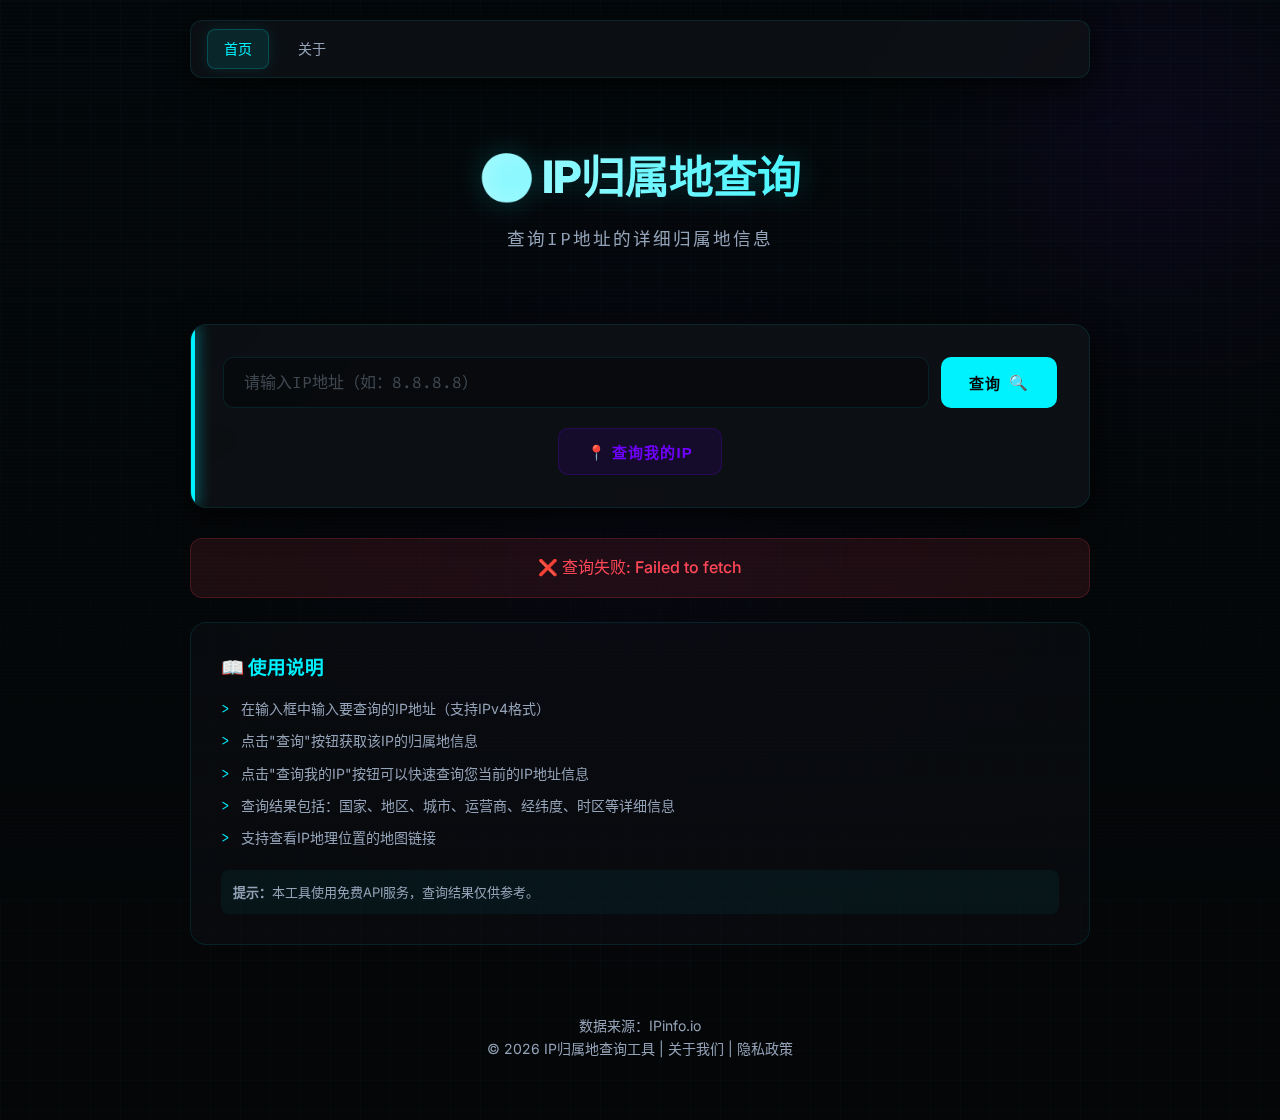
<file: index.html>
<!DOCTYPE html>
<html lang="zh-CN">
<head>
    <meta charset="UTF-8">
    <meta name="viewport" content="width=device-width, initial-scale=1.0">

    <title>IP归属地查询 - 在线IP地址定位工具 | 本机IP查询/运营商/城市信息</title>
    <meta name="keywords" content="IP查询,IP归属地查询,IP地址查询,IP定位,在线IP查询,本机IP查询,IP地理位置,IP运营商查询,IP地址定位工具"/>
    <meta name="description" content="免费在线IP归属地查询工具，支持查询本机IP及任意IP地址的国家、省份、城市、运营商等详细信息，实时定位，数据精准，支持IPv4/IPv6查询。"/>

    <link rel="preconnect" href="https://fonts.googleapis.com">
    <link rel="preconnect" href="https://fonts.gstatic.com" crossorigin>
    <link href="https://fonts.googleapis.com/css2?family=Fira+Code:wght@400;500;600&family=Inter:wght@400;500;600;800&display=swap" rel="stylesheet">
    <link rel="stylesheet" href="css/style.css">
</head>
<body>
    <div class="background-effects">
        <div class="glow-orb"></div>
        <div class="scan-line"></div>
    </div>
    <div class="container">
        <nav class="top-nav">
            <ul>
                <li><a href="index.html" class="active">首页</a></li>
                <li><a href="about.html">关于</a></li>
            </ul>
        </nav>

        <header>
            <h1>🌍 IP归属地查询</h1>
            <p class="subtitle">查询IP地址的详细归属地信息</p>
        </header>

        <!-- 搜索区域 -->
        <div class="search-section">
            <div class="search-box">
                <input
                    type="text"
                    id="ipInput"
                    placeholder="请输入IP地址（如：8.8.8.8）"
                    autocomplete="off"
                >
                <button id="searchBtn" onclick="queryIP()">
                    <span class="btn-text">查询</span>
                    <span class="btn-icon">🔍</span>
                </button>
            </div>
            <div class="quick-actions">
                <button class="btn-secondary" onclick="queryMyIP()">
                    <span>📍 查询我的IP</span>
                </button>
            </div>
        </div>

        <!-- 加载提示 -->
        <div id="loading" class="loading" style="display: none;">
            <div class="spinner"></div>
            <p>正在查询IP信息...</p>
        </div>

        <!-- 错误提示 -->
        <div id="error" class="error" style="display: none;"></div>

        <!-- IP信息显示 -->
        <div id="ipInfo" class="ip-info" style="display: none;">
            <div class="info-header">
                <h2 id="ipAddress"></h2>
                <span id="ipType" class="ip-type"></span>
            </div>
            <div class="info-grid">
                <div class="info-item">
                    <span class="info-label">🌏 国家/地区</span>
                    <span class="info-value" id="country"></span>
                </div>
                <div class="info-item">
                    <span class="info-label">📍 省份/州</span>
                    <span class="info-value" id="region"></span>
                </div>
                <div class="info-item">
                    <span class="info-label">🏙️ 城市</span>
                    <span class="info-value" id="city"></span>
                </div>
                <div class="info-item">
                    <span class="info-label">📮 邮编</span>
                    <span class="info-value" id="zip"></span>
                </div>
                <div class="info-item">
                    <span class="info-label">🌐 运营商</span>
                    <span class="info-value" id="isp"></span>
                </div>
                <div class="info-item">
                    <span class="info-label">🏢 组织</span>
                    <span class="info-value" id="org"></span>
                </div>
                <div class="info-item">
                    <span class="info-label">📡 经纬度</span>
                    <span class="info-value" id="location"></span>
                </div>
                <div class="info-item">
                    <span class="info-label">⏰ 时区</span>
                    <span class="info-value" id="timezone"></span>
                </div>
            </div>

            <!-- 地图容器 -->
            <div class="map-container">
                <h3>🗺️ 地理位置</h3>
                <div id="mapLink" class="map-link"></div>
            </div>
        </div>

        <div class="instructions">
            <h3>📖 使用说明</h3>
            <ul>
                <li>在输入框中输入要查询的IP地址（支持IPv4格式）</li>
                <li>点击"查询"按钮获取该IP的归属地信息</li>
                <li>点击"查询我的IP"按钮可以快速查询您当前的IP地址信息</li>
                <li>查询结果包括：国家、地区、城市、运营商、经纬度、时区等详细信息</li>
                <li>支持查看IP地理位置的地图链接</li>
            </ul>
            <div class="api-notice">
                <strong>提示：</strong>本工具使用免费API服务，查询结果仅供参考。
            </div>
        </div>

        <footer>
            <p>数据来源：<a href="https://ipinfo.io" target="_blank">IPinfo.io</a></p>
            <p>© 2026 IP归属地查询工具 | <a href="about.html">关于我们</a> | <a href="privacy.html">隐私政策</a></p>
        </footer>
    </div>

    <script src="js/app.js"></script>
</body>
</html>
</file>
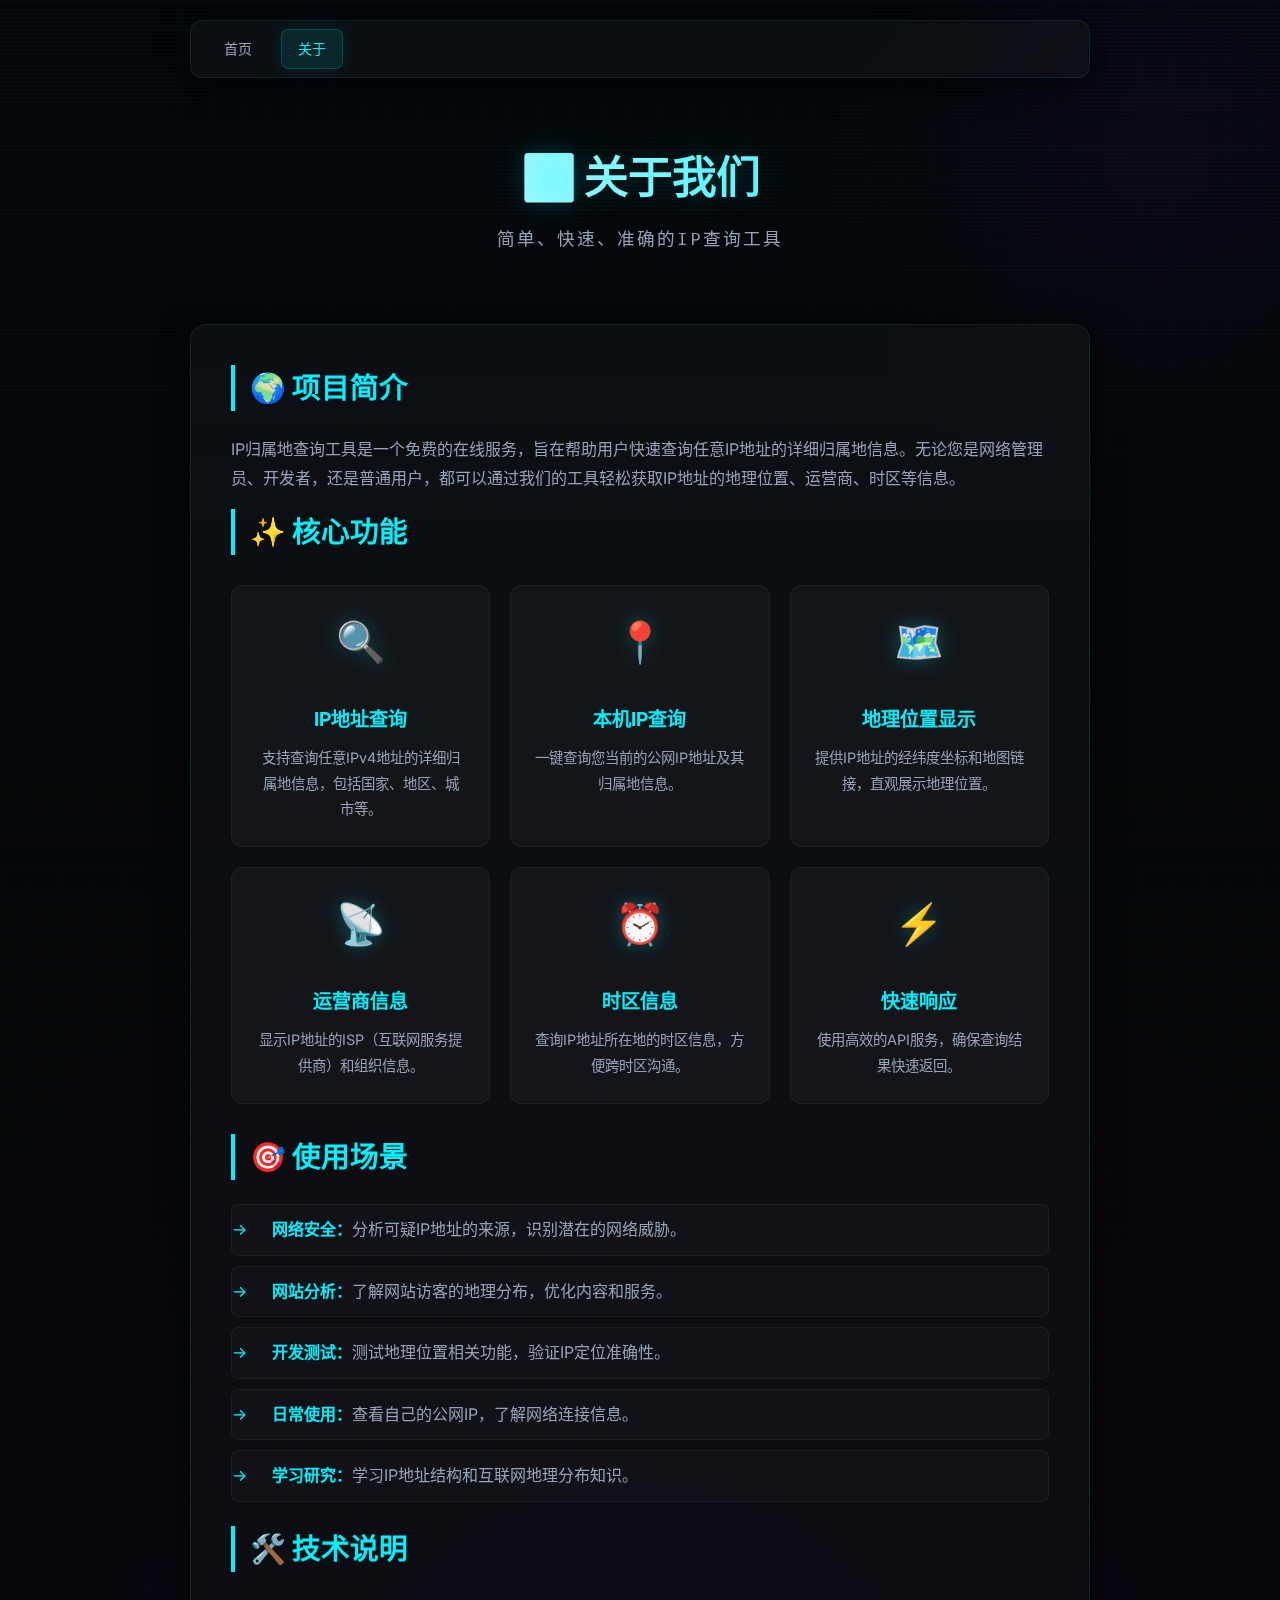
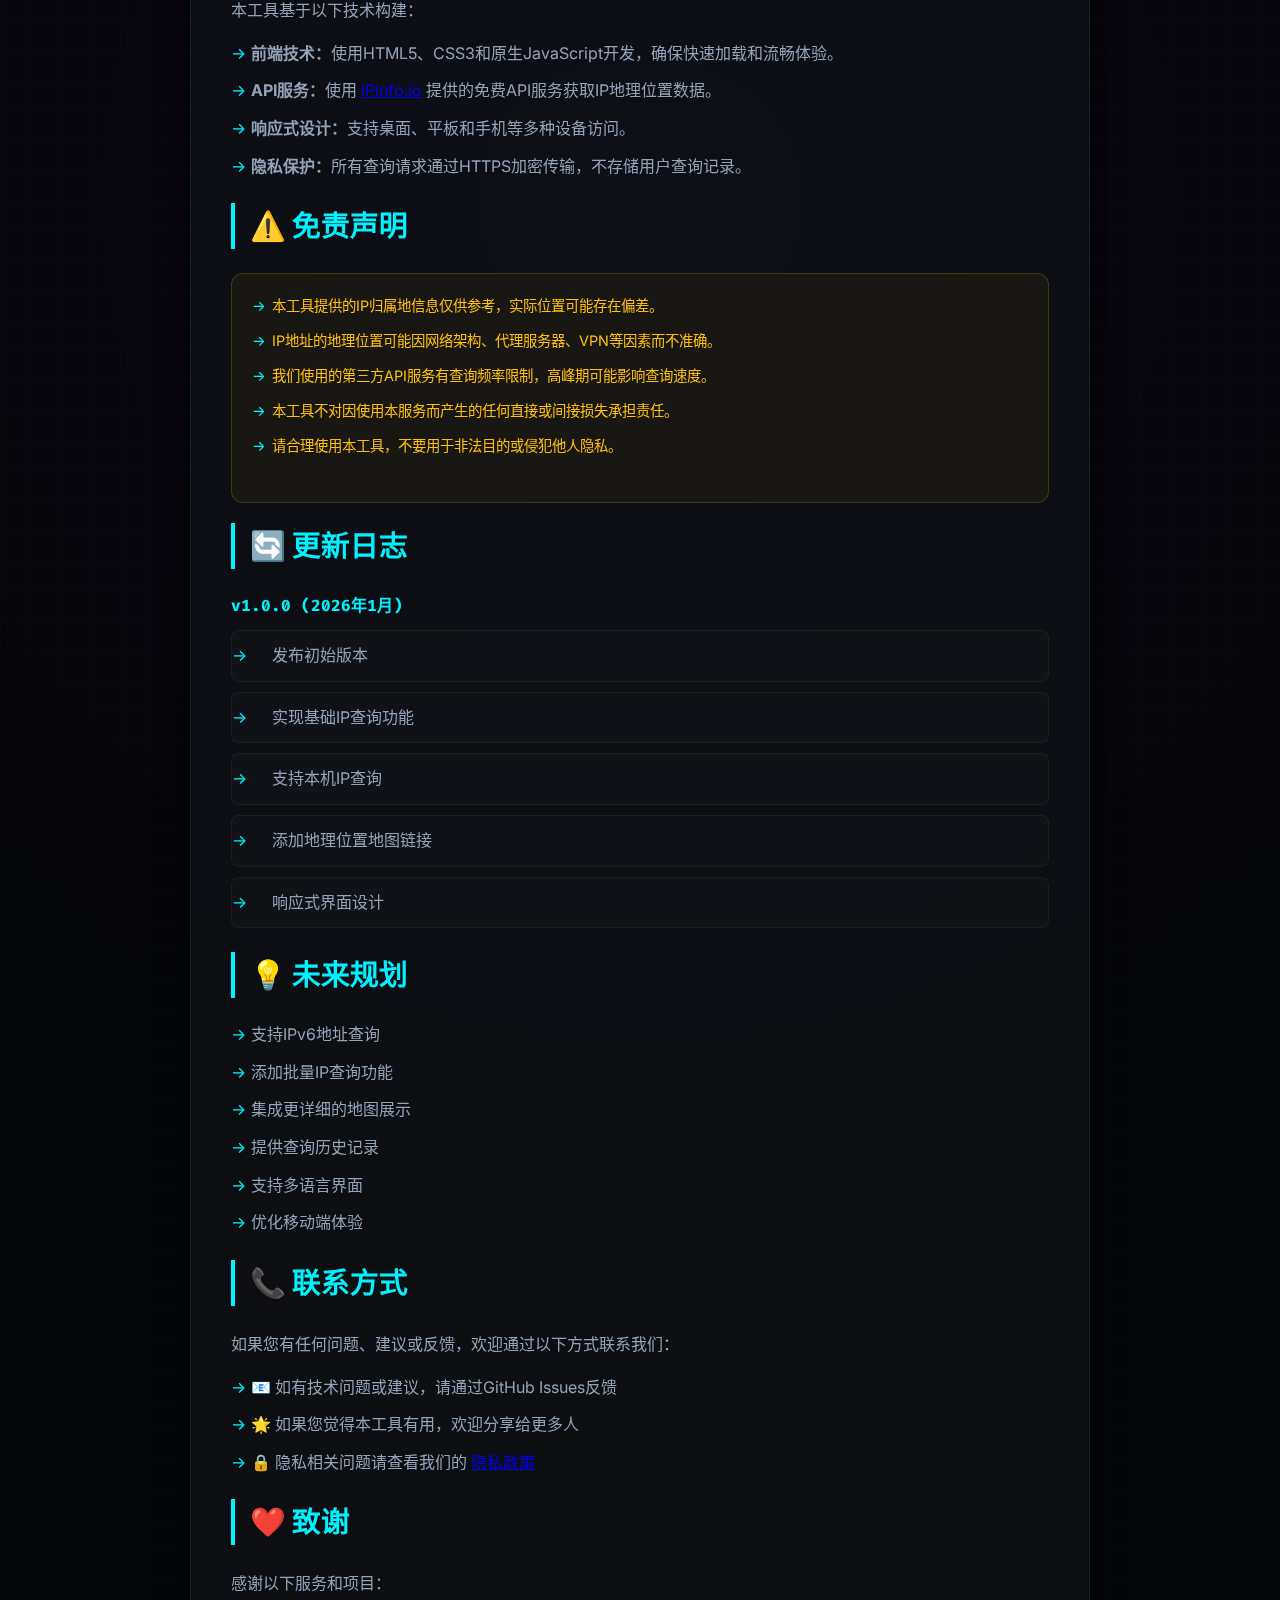
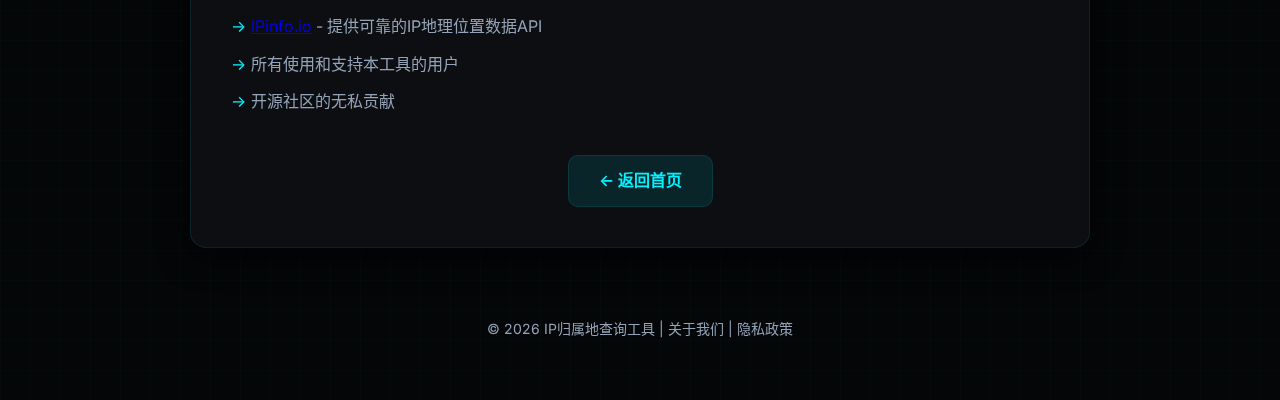
<file: about.html>
<!DOCTYPE html>
<html lang="zh-CN">
<head>
    <meta charset="UTF-8">
    <meta name="viewport" content="width=device-width, initial-scale=1.0">
    <title>关于我们 - IP归属地查询工具</title>
    <meta name="description" content="了解IP归属地查询工具，一个免费、快速、准确的IP地址查询服务。">
    <link rel="preconnect" href="https://fonts.googleapis.com">
    <link rel="preconnect" href="https://fonts.gstatic.com" crossorigin>
    <link href="https://fonts.googleapis.com/css2?family=Fira+Code:wght@400;500;600&family=Inter:wght@400;500;600;800&display=swap" rel="stylesheet">
    <link rel="stylesheet" href="css/style.css">
</head>
<body>
    <div class="background-effects">
        <div class="glow-orb"></div>
        <div class="scan-line"></div>
    </div>
    <div class="container">
        <nav class="top-nav">
            <ul>
                <li><a href="index.html">首页</a></li>
                <li><a href="about.html" class="active">关于</a></li>
            </ul>
        </nav>

        <header>
            <h1>ℹ️ 关于我们</h1>
            <p class="subtitle">简单、快速、准确的IP查询工具</p>
        </header>

        <div class="content-section">
            <div class="about-section">
                <h2>🌍 项目简介</h2>
                <p>IP归属地查询工具是一个免费的在线服务，旨在帮助用户快速查询任意IP地址的详细归属地信息。无论您是网络管理员、开发者，还是普通用户，都可以通过我们的工具轻松获取IP地址的地理位置、运营商、时区等信息。</p>
            </div>

            <div class="about-section">
                <h2>✨ 核心功能</h2>
                <div class="features-grid">
                    <div class="feature-item">
                        <div class="feature-icon">🔍</div>
                        <h3>IP地址查询</h3>
                        <p>支持查询任意IPv4地址的详细归属地信息，包括国家、地区、城市等。</p>
                    </div>
                    <div class="feature-item">
                        <div class="feature-icon">📍</div>
                        <h3>本机IP查询</h3>
                        <p>一键查询您当前的公网IP地址及其归属地信息。</p>
                    </div>
                    <div class="feature-item">
                        <div class="feature-icon">🗺️</div>
                        <h3>地理位置显示</h3>
                        <p>提供IP地址的经纬度坐标和地图链接，直观展示地理位置。</p>
                    </div>
                    <div class="feature-item">
                        <div class="feature-icon">📡</div>
                        <h3>运营商信息</h3>
                        <p>显示IP地址的ISP（互联网服务提供商）和组织信息。</p>
                    </div>
                    <div class="feature-item">
                        <div class="feature-icon">⏰</div>
                        <h3>时区信息</h3>
                        <p>查询IP地址所在地的时区信息，方便跨时区沟通。</p>
                    </div>
                    <div class="feature-item">
                        <div class="feature-icon">⚡</div>
                        <h3>快速响应</h3>
                        <p>使用高效的API服务，确保查询结果快速返回。</p>
                    </div>
                </div>
            </div>

            <div class="about-section">
                <h2>🎯 使用场景</h2>
                <ul class="use-cases">
                    <li><strong>网络安全：</strong>分析可疑IP地址的来源，识别潜在的网络威胁。</li>
                    <li><strong>网站分析：</strong>了解网站访客的地理分布，优化内容和服务。</li>
                    <li><strong>开发测试：</strong>测试地理位置相关功能，验证IP定位准确性。</li>
                    <li><strong>日常使用：</strong>查看自己的公网IP，了解网络连接信息。</li>
                    <li><strong>学习研究：</strong>学习IP地址结构和互联网地理分布知识。</li>
                </ul>
            </div>

            <div class="about-section">
                <h2>🛠️ 技术说明</h2>
                <p>本工具基于以下技术构建：</p>
                <ul>
                    <li><strong>前端技术：</strong>使用HTML5、CSS3和原生JavaScript开发，确保快速加载和流畅体验。</li>
                    <li><strong>API服务：</strong>使用 <a href="https://ipinfo.io" target="_blank">IPinfo.io</a> 提供的免费API服务获取IP地理位置数据。</li>
                    <li><strong>响应式设计：</strong>支持桌面、平板和手机等多种设备访问。</li>
                    <li><strong>隐私保护：</strong>所有查询请求通过HTTPS加密传输，不存储用户查询记录。</li>
                </ul>
            </div>

            <div class="about-section">
                <h2>⚠️ 免责声明</h2>
                <div class="disclaimer">
                    <ul>
                        <li>本工具提供的IP归属地信息仅供参考，实际位置可能存在偏差。</li>
                        <li>IP地址的地理位置可能因网络架构、代理服务器、VPN等因素而不准确。</li>
                        <li>我们使用的第三方API服务有查询频率限制，高峰期可能影响查询速度。</li>
                        <li>本工具不对因使用本服务而产生的任何直接或间接损失承担责任。</li>
                        <li>请合理使用本工具，不要用于非法目的或侵犯他人隐私。</li>
                    </ul>
                </div>
            </div>

            <div class="about-section">
                <h2>🔄 更新日志</h2>
                <div class="changelog">
                    <div class="changelog-item">
                        <h4>v1.0.0 (2026年1月)</h4>
                        <ul>
                            <li>发布初始版本</li>
                            <li>实现基础IP查询功能</li>
                            <li>支持本机IP查询</li>
                            <li>添加地理位置地图链接</li>
                            <li>响应式界面设计</li>
                        </ul>
                    </div>
                </div>
            </div>

            <div class="about-section">
                <h2>💡 未来规划</h2>
                <ul>
                    <li>支持IPv6地址查询</li>
                    <li>添加批量IP查询功能</li>
                    <li>集成更详细的地图展示</li>
                    <li>提供查询历史记录</li>
                    <li>支持多语言界面</li>
                    <li>优化移动端体验</li>
                </ul>
            </div>

            <div class="about-section">
                <h2>📞 联系方式</h2>
                <p>如果您有任何问题、建议或反馈，欢迎通过以下方式联系我们：</p>
                <ul>
                    <li>📧 如有技术问题或建议，请通过GitHub Issues反馈</li>
                    <li>🌟 如果您觉得本工具有用，欢迎分享给更多人</li>
                    <li>🔒 隐私相关问题请查看我们的 <a href="privacy.html">隐私政策</a></li>
                </ul>
            </div>

            <div class="about-section">
                <h2>❤️ 致谢</h2>
                <p>感谢以下服务和项目：</p>
                <ul>
                    <li><a href="https://ipinfo.io" target="_blank">IPinfo.io</a> - 提供可靠的IP地理位置数据API</li>
                    <li>所有使用和支持本工具的用户</li>
                    <li>开源社区的无私贡献</li>
                </ul>
            </div>

            <div class="back-link">
                <a href="index.html">← 返回首页</a>
            </div>
        </div>

        <footer>
            <p>© 2026 IP归属地查询工具 | <a href="about.html">关于我们</a> | <a href="privacy.html">隐私政策</a></p>
        </footer>
    </div>
</body>
</html>
</file>
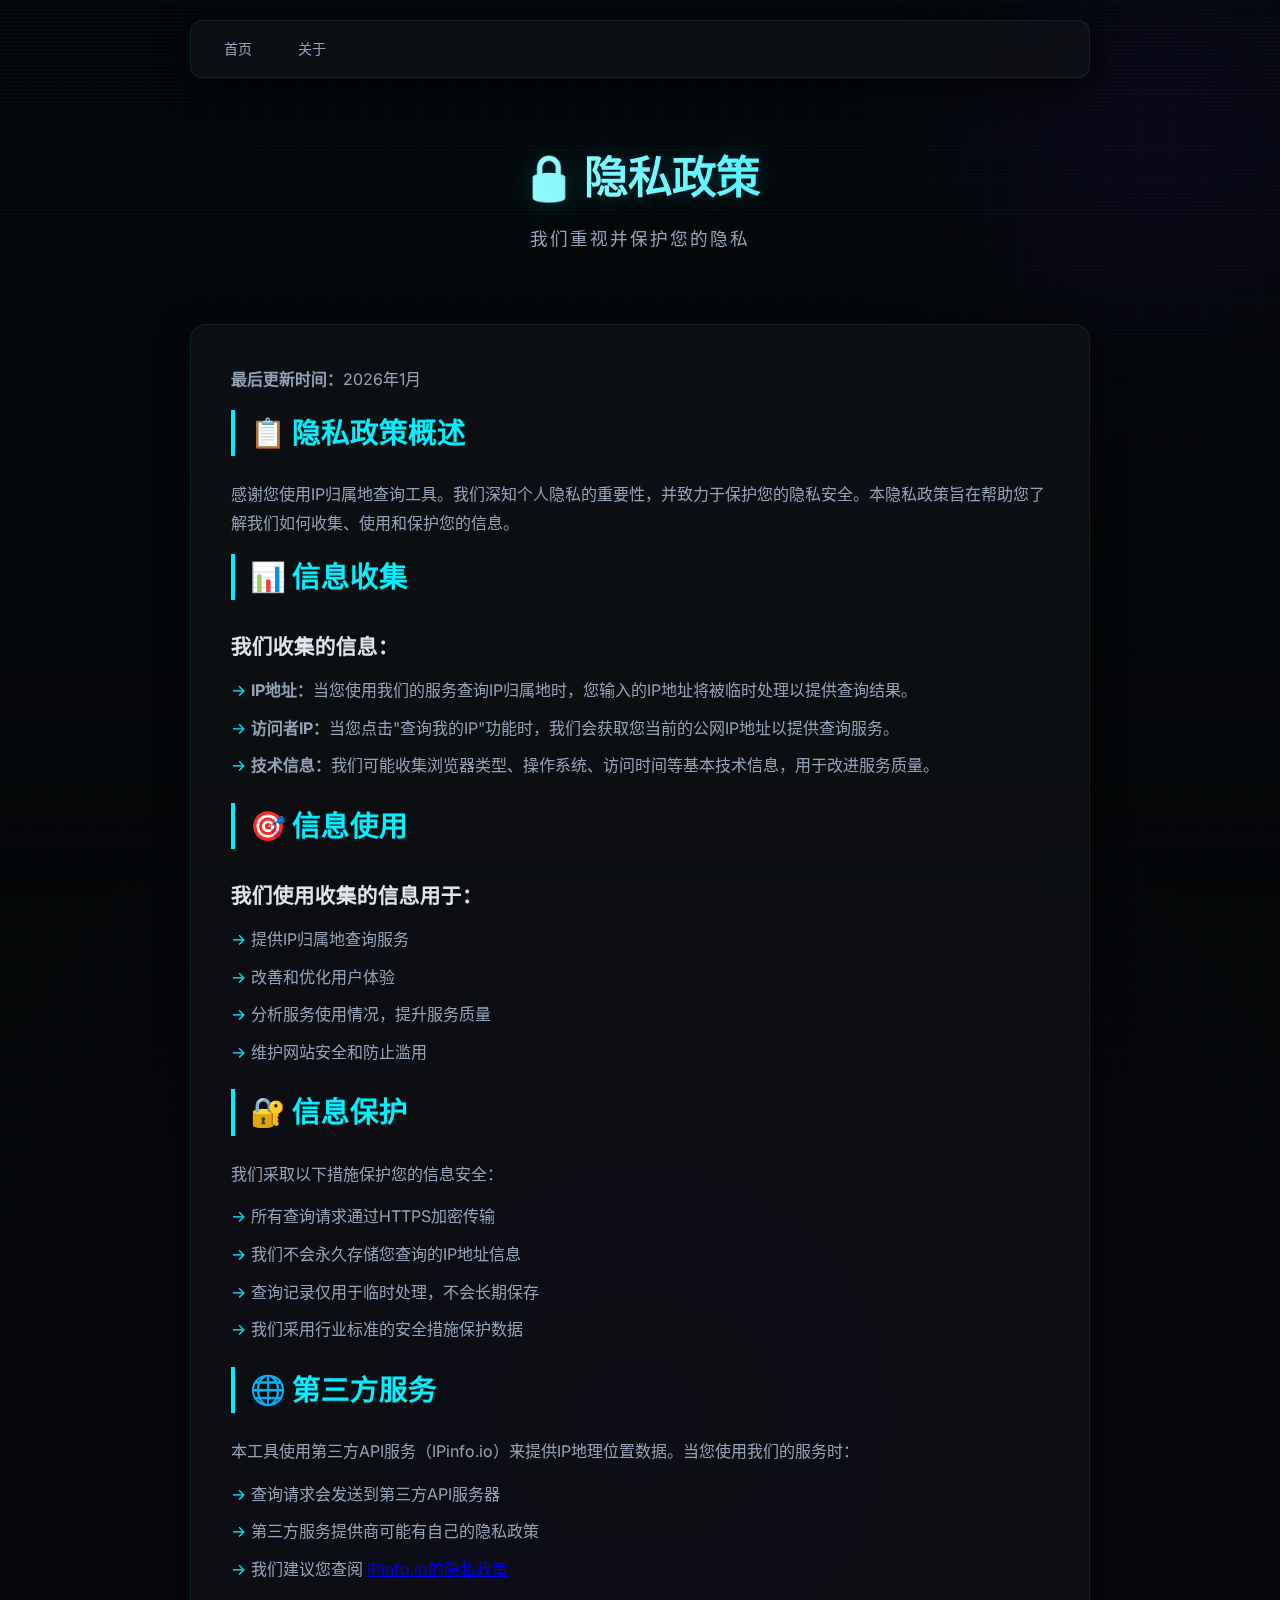
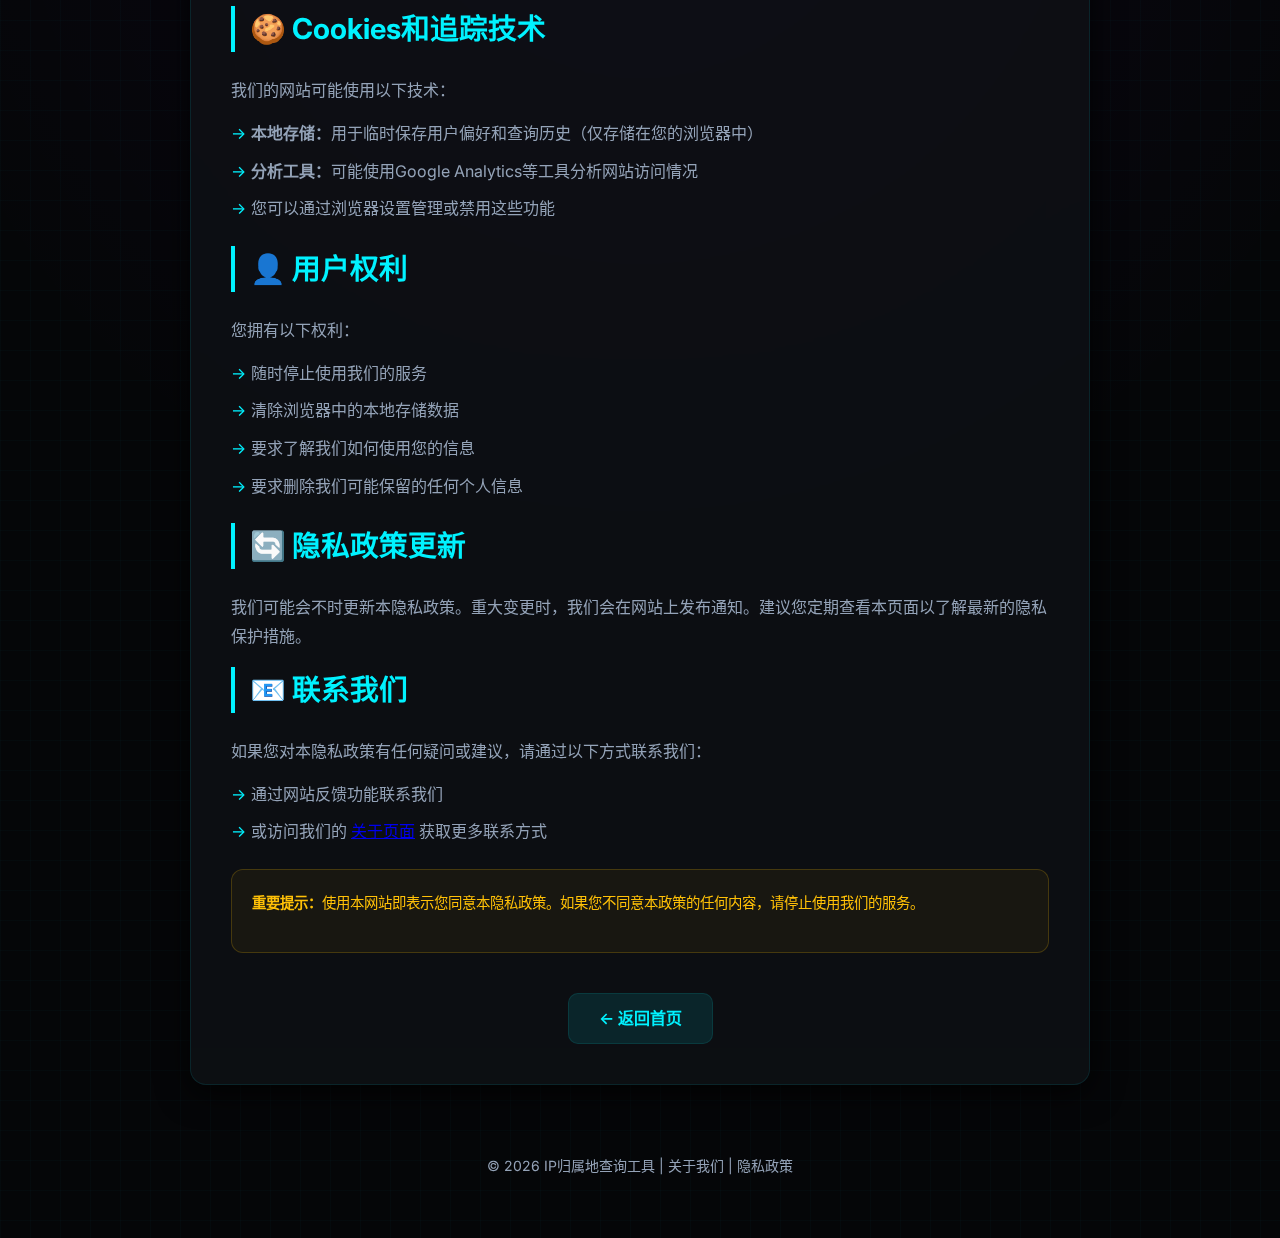
<file: privacy.html>
<!DOCTYPE html>
<html lang="zh-CN">
<head>
    <meta charset="UTF-8">
    <meta name="viewport" content="width=device-width, initial-scale=1.0">
    <title>隐私政策 - IP归属地查询工具</title>
    <meta name="description" content="IP归属地查询工具的隐私政策，了解我们如何保护您的隐私 and 数据安全。">
    <link rel="preconnect" href="https://fonts.googleapis.com">
    <link rel="preconnect" href="https://fonts.gstatic.com" crossorigin>
    <link href="https://fonts.googleapis.com/css2?family=Fira+Code:wght@400;500;600&family=Inter:wght@400;500;600;800&display=swap" rel="stylesheet">
    <link rel="stylesheet" href="css/style.css">
</head>
<body>
    <div class="background-effects">
        <div class="glow-orb"></div>
        <div class="scan-line"></div>
    </div>
    <div class="container">
        <nav class="top-nav">
            <ul>
                <li><a href="index.html">首页</a></li>
                <li><a href="about.html">关于</a></li>
            </ul>
        </nav>

        <header>
            <h1>🔒 隐私政策</h1>
            <p class="subtitle">我们重视并保护您的隐私</p>
        </header>

        <div class="content-section">
            <p class="last-updated"><strong>最后更新时间：</strong>2026年1月</p>

            <div class="policy-section">
                <h2>📋 隐私政策概述</h2>
                <p>感谢您使用IP归属地查询工具。我们深知个人隐私的重要性，并致力于保护您的隐私安全。本隐私政策旨在帮助您了解我们如何收集、使用和保护您的信息。</p>
            </div>

            <div class="policy-section">
                <h2>📊 信息收集</h2>
                <h3>我们收集的信息：</h3>
                <ul>
                    <li><strong>IP地址：</strong>当您使用我们的服务查询IP归属地时，您输入的IP地址将被临时处理以提供查询结果。</li>
                    <li><strong>访问者IP：</strong>当您点击"查询我的IP"功能时，我们会获取您当前的公网IP地址以提供查询服务。</li>
                    <li><strong>技术信息：</strong>我们可能收集浏览器类型、操作系统、访问时间等基本技术信息，用于改进服务质量。</li>
                </ul>
            </div>

            <div class="policy-section">
                <h2>🎯 信息使用</h2>
                <h3>我们使用收集的信息用于：</h3>
                <ul>
                    <li>提供IP归属地查询服务</li>
                    <li>改善和优化用户体验</li>
                    <li>分析服务使用情况，提升服务质量</li>
                    <li>维护网站安全和防止滥用</li>
                </ul>
            </div>

            <div class="policy-section">
                <h2>🔐 信息保护</h2>
                <p>我们采取以下措施保护您的信息安全：</p>
                <ul>
                    <li>所有查询请求通过HTTPS加密传输</li>
                    <li>我们不会永久存储您查询的IP地址信息</li>
                    <li>查询记录仅用于临时处理，不会长期保存</li>
                    <li>我们采用行业标准的安全措施保护数据</li>
                </ul>
            </div>

            <div class="policy-section">
                <h2>🌐 第三方服务</h2>
                <p>本工具使用第三方API服务（IPinfo.io）来提供IP地理位置数据。当您使用我们的服务时：</p>
                <ul>
                    <li>查询请求会发送到第三方API服务器</li>
                    <li>第三方服务提供商可能有自己的隐私政策</li>
                    <li>我们建议您查阅 <a href="https://ipinfo.io/privacy-policy" target="_blank">IPinfo.io的隐私政策</a></li>
                </ul>
            </div>

            <div class="policy-section">
                <h2>🍪 Cookies和追踪技术</h2>
                <p>我们的网站可能使用以下技术：</p>
                <ul>
                    <li><strong>本地存储：</strong>用于临时保存用户偏好和查询历史（仅存储在您的浏览器中）</li>
                    <li><strong>分析工具：</strong>可能使用Google Analytics等工具分析网站访问情况</li>
                    <li>您可以通过浏览器设置管理或禁用这些功能</li>
                </ul>
            </div>

            <div class="policy-section">
                <h2>👤 用户权利</h2>
                <p>您拥有以下权利：</p>
                <ul>
                    <li>随时停止使用我们的服务</li>
                    <li>清除浏览器中的本地存储数据</li>
                    <li>要求了解我们如何使用您的信息</li>
                    <li>要求删除我们可能保留的任何个人信息</li>
                </ul>
            </div>

            <div class="policy-section">
                <h2>🔄 隐私政策更新</h2>
                <p>我们可能会不时更新本隐私政策。重大变更时，我们会在网站上发布通知。建议您定期查看本页面以了解最新的隐私保护措施。</p>
            </div>

            <div class="policy-section">
                <h2>📧 联系我们</h2>
                <p>如果您对本隐私政策有任何疑问或建议，请通过以下方式联系我们：</p>
                <ul>
                    <li>通过网站反馈功能联系我们</li>
                    <li>或访问我们的 <a href="about.html">关于页面</a> 获取更多联系方式</li>
                </ul>
            </div>

            <div class="policy-notice">
                <p><strong>重要提示：</strong>使用本网站即表示您同意本隐私政策。如果您不同意本政策的任何内容，请停止使用我们的服务。</p>
            </div>

            <div class="back-link">
                <a href="index.html">← 返回首页</a>
            </div>
        </div>

        <footer>
            <p>© 2026 IP归属地查询工具 | <a href="about.html">关于我们</a> | <a href="privacy.html">隐私政策</a></p>
        </footer>
    </div>
</body>
</html>
</file>
<file: css/style.css>
:root {
    --bg-color: #050608;
    --container-bg: rgba(16, 18, 23, 0.7);
    --primary-color: #00f2ff;
    --secondary-color: #7000ff;
    --text-primary: #e0e6ed;
    --text-secondary: #94a3b8;
    --accent-glow: rgba(0, 242, 255, 0.3);
    --border-color: rgba(0, 242, 255, 0.1);
    --card-shadow: 0 8px 32px 0 rgba(0, 0, 0, 0.8);
    --font-mono: 'Fira Code', 'Roboto Mono', monospace;
    --font-sans: 'Inter', -apple-system, BlinkMacSystemFont, sans-serif;
}

* {
    margin: 0;
    padding: 0;
    box-sizing: border-box;
}

body {
    font-family: var(--font-sans);
    background-color: var(--bg-color);
    background-image: 
        radial-gradient(circle at 50% 50%, rgba(112, 0, 255, 0.05) 0%, transparent 50%),
        linear-gradient(rgba(0, 242, 255, 0.02) 1px, transparent 1px),
        linear-gradient(90deg, rgba(0, 242, 255, 0.02) 1px, transparent 1px);
    background-size: 100% 100%, 30px 30px, 30px 30px;
    color: var(--text-primary);
    min-height: 100vh;
    padding: 20px;
    line-height: 1.6;
    overflow-x: hidden;
}

.container {
    max-width: 900px;
    margin: 0 auto;
    position: relative;
    z-index: 1;
}

/* 装饰性背景效果 */
body::before {
    content: '';
    position: fixed;
    top: 0;
    left: 0;
    width: 100%;
    height: 100%;
    background: linear-gradient(180deg, rgba(5, 6, 8, 0) 0%, rgba(5, 6, 8, 0.8) 100%);
    pointer-events: none;
    z-index: 0;
}

/* 顶部导航样式 */
.top-nav {
    background: var(--container-bg);
    backdrop-filter: blur(12px);
    -webkit-backdrop-filter: blur(12px);
    border: 1px solid var(--border-color);
    border-radius: 12px;
    margin-bottom: 24px;
    padding: 8px 16px;
    box-shadow: var(--card-shadow);
}

.top-nav ul {
    list-style: none;
    display: flex;
    gap: 12px;
    justify-content: flex-start;
    align-items: center;
}

.top-nav a {
    display: block;
    padding: 8px 16px;
    color: var(--text-secondary);
    text-decoration: none;
    font-size: 14px;
    font-weight: 500;
    border-radius: 8px;
    transition: all 0.3s cubic-bezier(0.4, 0, 0.2, 1);
    border: 1px solid transparent;
}

.top-nav a:hover {
    color: var(--primary-color);
    background: rgba(0, 242, 255, 0.05);
    border-color: rgba(0, 242, 255, 0.1);
}

.top-nav a.active {
    color: var(--primary-color);
    background: rgba(0, 242, 255, 0.1);
    border-color: rgba(0, 242, 255, 0.2);
    box-shadow: 0 0 15px rgba(0, 242, 255, 0.1);
}

/* 头部样式 */
header {
    text-align: center;
    padding: 40px 20px;
    margin-bottom: 30px;
}

header h1 {
    font-size: 2.8em;
    color: var(--text-primary);
    margin-bottom: 12px;
    font-weight: 800;
    letter-spacing: -1px;
    background: linear-gradient(to right, #fff, var(--primary-color));
    -webkit-background-clip: text;
    -webkit-text-fill-color: transparent;
    text-shadow: 0 0 30px rgba(0, 242, 255, 0.2);
}

.subtitle {
    font-size: 1.1em;
    color: var(--text-secondary);
    font-family: var(--font-mono);
    text-transform: uppercase;
    letter-spacing: 2px;
}

/* 搜索区域 */
.search-section {
    background: var(--container-bg);
    backdrop-filter: blur(16px);
    -webkit-backdrop-filter: blur(16px);
    border: 1px solid var(--border-color);
    border-radius: 16px;
    padding: 32px;
    box-shadow: var(--card-shadow);
    margin-bottom: 30px;
    position: relative;
    overflow: hidden;
}

.search-section::after {
    content: '';
    position: absolute;
    top: 0;
    left: 0;
    width: 4px;
    height: 100%;
    background: var(--primary-color);
    box-shadow: 0 0 15px var(--primary-color);
}

.search-box {
    display: flex;
    gap: 12px;
    margin-bottom: 20px;
}

#ipInput {
    flex: 1;
    padding: 14px 20px;
    font-size: 16px;
    font-family: var(--font-mono);
    background: rgba(0, 0, 0, 0.3);
    border: 1px solid var(--border-color);
    border-radius: 10px;
    outline: none;
    transition: all 0.3s;
    color: var(--primary-color);
}

#ipInput:focus {
    border-color: var(--primary-color);
    box-shadow: 0 0 20px rgba(0, 242, 255, 0.15);
    background: rgba(0, 0, 0, 0.5);
}

#ipInput::placeholder {
    color: rgba(148, 163, 184, 0.4);
}

button {
    padding: 12px 28px;
    font-size: 15px;
    font-weight: 600;
    background: var(--primary-color);
    color: #050608;
    border: none;
    border-radius: 10px;
    cursor: pointer;
    transition: all 0.3s cubic-bezier(0.4, 0, 0.2, 1);
    display: flex;
    align-items: center;
    gap: 8px;
    text-transform: uppercase;
    letter-spacing: 1px;
}

button:hover {
    transform: translateY(-2px);
    box-shadow: 0 0 25px rgba(0, 242, 255, 0.4);
    background: #fff;
}

button:active {
    transform: translateY(0);
}

.btn-secondary {
    background: rgba(112, 0, 255, 0.1);
    color: var(--secondary-color);
    border: 1px solid rgba(112, 0, 255, 0.2);
}

.btn-secondary:hover {
    background: var(--secondary-color);
    color: white;
    box-shadow: 0 0 25px rgba(112, 0, 255, 0.3);
}

.quick-actions {
    display: flex;
    justify-content: center;
}

/* 加载动画 */
.loading {
    background: var(--container-bg);
    backdrop-filter: blur(12px);
    border-radius: 16px;
    padding: 40px;
    text-align: center;
    border: 1px solid var(--border-color);
    margin-bottom: 30px;
}

.spinner {
    width: 50px;
    height: 50px;
    border: 3px solid rgba(0, 242, 255, 0.1);
    border-top: 3px solid var(--primary-color);
    border-radius: 50%;
    animation: spin 1s linear infinite;
    margin: 0 auto 15px;
    box-shadow: 0 0 15px rgba(0, 242, 255, 0.1);
}

@keyframes spin {
    0% { transform: rotate(0deg); }
    100% { transform: rotate(360deg); }
}

/* 信息显示区域 */
.ip-info {
    background: var(--container-bg);
    backdrop-filter: blur(16px);
    border: 1px solid var(--border-color);
    border-radius: 16px;
    padding: 32px;
    box-shadow: var(--card-shadow);
    margin-bottom: 30px;
    animation: fadeIn 0.5s ease-out;
}

@keyframes fadeIn {
    from { opacity: 0; transform: translateY(10px); }
    to { opacity: 1; transform: translateY(0); }
}

.info-header {
    display: flex;
    justify-content: space-between;
    align-items: center;
    margin-bottom: 30px;
    padding-bottom: 20px;
    border-bottom: 1px solid var(--border-color);
}

#ipAddress {
    font-size: 2.2em;
    font-family: var(--font-mono);
    color: var(--primary-color);
    text-shadow: 0 0 20px rgba(0, 242, 255, 0.3);
}

.ip-type {
    padding: 6px 14px;
    background: rgba(0, 242, 255, 0.1);
    color: var(--primary-color);
    border-radius: 6px;
    font-size: 13px;
    font-weight: 600;
    border: 1px solid rgba(0, 242, 255, 0.2);
    text-transform: uppercase;
}

.info-grid {
    display: grid;
    grid-template-columns: repeat(auto-fit, minmax(200px, 1fr));
    gap: 24px;
}

.info-item {
    background: rgba(255, 255, 255, 0.03);
    padding: 20px;
    border-radius: 12px;
    border: 1px solid rgba(255, 255, 255, 0.05);
    transition: all 0.3s;
}

.info-item:hover {
    background: rgba(255, 255, 255, 0.06);
    border-color: var(--border-color);
    transform: translateY(-2px);
}

.info-label {
    display: block;
    color: var(--text-secondary);
    font-size: 12px;
    text-transform: uppercase;
    letter-spacing: 1px;
    margin-bottom: 8px;
}

.info-value {
    display: block;
    color: var(--text-primary);
    font-size: 16px;
    font-weight: 600;
    font-family: var(--font-mono);
}

/* 地图区域 */
.map-container {
    margin-top: 30px;
    padding-top: 20px;
    border-top: 1px solid var(--border-color);
}

.map-container h3 {
    font-size: 1.2em;
    margin-bottom: 15px;
    color: var(--text-primary);
}

.map-link a {
    color: var(--primary-color);
    text-decoration: none;
    transition: all 0.3s;
    border-bottom: 1px solid transparent;
}

.map-link a:hover {
    border-bottom-color: var(--primary-color);
    text-shadow: 0 0 10px rgba(0, 242, 255, 0.4);
}

/* 使用说明 */
.instructions {
    background: rgba(16, 18, 23, 0.4);
    border-radius: 16px;
    padding: 30px;
    border: 1px solid var(--border-color);
    margin-bottom: 30px;
}

.instructions h3 {
    margin-bottom: 15px;
    color: var(--primary-color);
}

.instructions ul {
    list-style: none;
}

.instructions li {
    position: relative;
    padding-left: 20px;
    margin-bottom: 10px;
    color: var(--text-secondary);
    font-size: 14px;
}

.instructions li::before {
    content: '>';
    position: absolute;
    left: 0;
    color: var(--primary-color);
    font-family: var(--font-mono);
}

.api-notice {
    margin-top: 20px;
    padding: 12px;
    background: rgba(0, 242, 255, 0.05);
    border-radius: 8px;
    font-size: 13px;
    color: var(--text-secondary);
}

/* 底部 */
footer {
    text-align: center;
    padding: 40px 0;
    color: var(--text-secondary);
    font-size: 14px;
}

footer a {
    color: var(--text-secondary);
    text-decoration: none;
    transition: color 0.3s;
}

footer a:hover {
    color: var(--primary-color);
}

/* 错误提示 */
.error {
    background: rgba(255, 71, 87, 0.1);
    color: #ff4757;
    border: 1px solid rgba(255, 71, 87, 0.2);
    border-radius: 12px;
    padding: 16px;
    margin-bottom: 24px;
    text-align: center;
    font-weight: 500;
}

/* 背景特效 */
.background-effects {
    position: fixed;
    top: 0;
    left: 0;
    width: 100%;
    height: 100%;
    pointer-events: none;
    z-index: -1;
    overflow: hidden;
}

.glow-orb {
    position: absolute;
    top: -10%;
    right: -10%;
    width: 500px;
    height: 500px;
    background: radial-gradient(circle, rgba(112, 0, 255, 0.1) 0%, transparent 70%);
    filter: blur(80px);
    animation: float 20s infinite alternate ease-in-out;
}

@keyframes float {
    0% { transform: translate(0, 0); }
    100% { transform: translate(-100px, 100px); }
}

.scan-line {
    position: absolute;
    top: 0;
    left: 0;
    width: 100%;
    height: 100%;
    background: linear-gradient(
        to bottom,
        transparent,
        rgba(0, 242, 255, 0.03) 50%,
        transparent
    );
    background-size: 100% 4px;
    animation: scan 10s linear infinite;
}

@keyframes scan {
    0% { transform: translateY(-100%); }
    100% { transform: translateY(100%); }
}

/* 内容页面通用样式 (关于/隐私) */
.content-section {
    background: var(--container-bg);
    backdrop-filter: blur(16px);
    border: 1px solid var(--border-color);
    border-radius: 16px;
    padding: 40px;
    box-shadow: var(--card-shadow);
    margin-bottom: 30px;
}

.content-section h2 {
    color: var(--primary-color);
    margin-bottom: 24px;
    font-size: 1.8em;
    border-left: 4px solid var(--primary-color);
    padding-left: 15px;
}

.content-section h3 {
    color: var(--text-primary);
    margin: 30px 0 15px;
    font-size: 1.3em;
}

.content-section p {
    color: var(--text-secondary);
    margin-bottom: 16px;
    line-height: 1.8;
}

.content-section ul {
    list-style: none;
    margin-bottom: 24px;
}

.content-section li {
    position: relative;
    padding-left: 20px;
    margin-bottom: 12px;
    color: var(--text-secondary);
}

.content-section li::before {
    content: '→';
    position: absolute;
    left: 0;
    color: var(--primary-color);
}

.back-link {
    margin-top: 40px;
    text-align: center;
}

/* 内容页面特定组件 */
.features-grid {
    display: grid;
    grid-template-columns: repeat(auto-fit, minmax(250px, 1fr));
    gap: 20px;
    margin: 30px 0;
}

.feature-item {
    padding: 24px;
    background: rgba(255, 255, 255, 0.03);
    border: 1px solid rgba(255, 255, 255, 0.05);
    border-radius: 12px;
    text-align: center;
    transition: all 0.3s cubic-bezier(0.4, 0, 0.2, 1);
}

.feature-item:hover {
    background: rgba(0, 242, 255, 0.05);
    border-color: var(--primary-color);
    transform: translateY(-5px);
    box-shadow: 0 10px 30px rgba(0, 242, 255, 0.1);
}

.feature-icon {
    font-size: 2.5em;
    margin-bottom: 16px;
    filter: drop-shadow(0 0 10px rgba(0, 242, 255, 0.3));
}

.feature-item h3 {
    color: var(--primary-color);
    font-size: 1.2em;
    margin-bottom: 10px;
}

.feature-item p {
    font-size: 0.9em;
    margin-bottom: 0;
}

.use-cases li, .changelog-item li {
    background: rgba(255, 255, 255, 0.02);
    padding: 12px 16px 12px 40px;
    border-radius: 8px;
    margin-bottom: 10px;
    border: 1px solid rgba(255, 255, 255, 0.05);
}

.use-cases li strong {
    color: var(--primary-color);
}

.changelog-item {
    margin-bottom: 24px;
}

.changelog-item h4 {
    color: var(--primary-color);
    font-family: var(--font-mono);
    margin-bottom: 12px;
}

.disclaimer, .policy-notice {
    background: rgba(255, 193, 7, 0.05);
    border: 1px solid rgba(255, 193, 7, 0.2);
    border-radius: 12px;
    padding: 20px;
    margin: 20px 0;
}

.disclaimer li, .policy-notice p {
    color: #ffc107;
    font-size: 0.9em;
}

.back-link a {
    display: inline-block;
    padding: 12px 30px;
    background: rgba(0, 242, 255, 0.1);
    color: var(--primary-color);
    text-decoration: none;
    border-radius: 10px;
    border: 1px solid var(--border-color);
    transition: all 0.3s;
    font-weight: 600;
}

.back-link a:hover {
    background: var(--primary-color);
    color: #050608;
    box-shadow: 0 0 20px rgba(0, 242, 255, 0.3);
}

/* 响应式调整 */
@media (max-width: 600px) {
    header h1 { font-size: 2em; }
    .search-box { flex-direction: column; }
    button { width: 100%; justify-content: center; }
    #ipAddress { font-size: 1.5em; }
}
</file>
